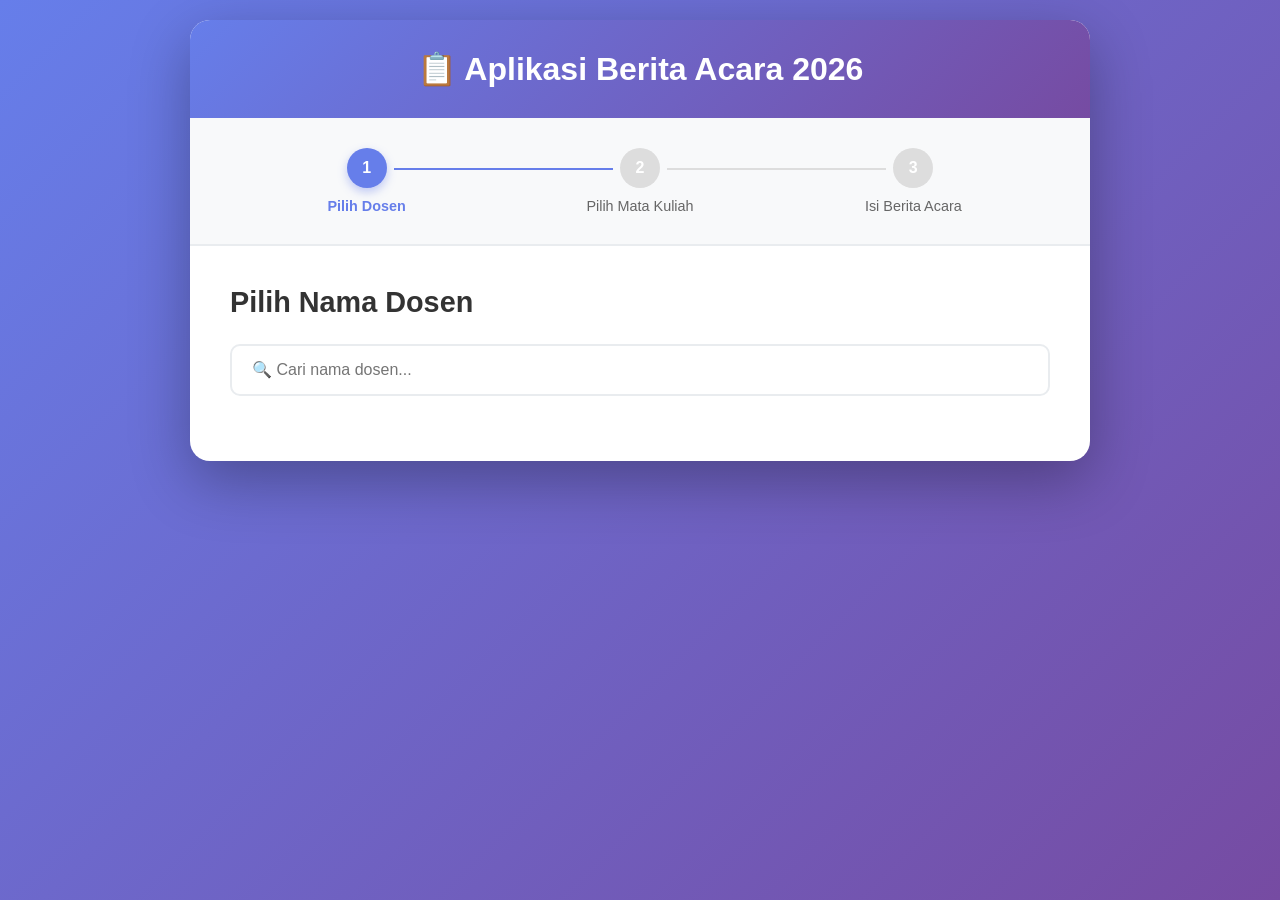
<file: index.html>
<!DOCTYPE html>
<html lang="id">
<head>
    <meta charset="UTF-8">
    <meta name="viewport" content="width=device-width, initial-scale=1.0">
    <title>Aplikasi Berita Acara 2026</title>
    <link rel="stylesheet" href="style.css">
</head>
<body>
    <div class="container">
        <!-- Header -->
        <header>
            <h1>📋 Aplikasi Berita Acara 2026</h1>
        </header>

        <!-- Step Indicator -->
        <div class="step-indicator">
            <div class="step active" id="step1-indicator">
                <span class="step-number">1</span>
                <span class="step-label">Pilih Dosen</span>
            </div>
            <div class="step" id="step2-indicator">
                <span class="step-number">2</span>
                <span class="step-label">Pilih Mata Kuliah</span>
            </div>
            <div class="step" id="step3-indicator">
                <span class="step-number">3</span>
                <span class="step-label">Isi Berita Acara</span>
            </div>
        </div>

        <!-- Step 1: Pilih Dosen -->
        <div class="step-container active" id="step1">
            <h2>Pilih Nama Dosen</h2>
            <div class="search-box">
                <input type="text" id="searchDosen" placeholder="🔍 Cari nama dosen..." autocomplete="off">
            </div>
            <div class="loading" id="loading1" style="display: none;">Memuat data dosen...</div>
            <div class="dosen-list" id="dosenList"></div>
        </div>

        <!-- Step 2: Pilih Mata Kuliah -->
        <div class="step-container" id="step2" style="display: none;">
            <h2>Pilih Mata Kuliah - Kelas</h2>
            <div class="selected-dosen">
                <span>Dosen: <strong id="selectedDosenName"></strong></span>
                <button class="btn-back" onclick="goToStep1()">← Kembali</button>
            </div>
            <div class="loading" id="loading2" style="display: none;">📚 Memuat data Matakuliah - Kelas...</div>
            <div class="jadwal-list" id="jadwalList"></div>
        </div>

        <!-- Step 3: Form Berita Acara -->
        <div class="step-container" id="step3" style="display: none;">
            <h2>Form Berita Acara</h2>
            <div class="selected-info">
                <div class="info-item">
                    <span class="label">Dosen:</span>
                    <span id="formDosenName"></span>
                </div>
                <div class="info-item">
                    <span class="label">Mata Kuliah:</span>
                    <span id="formMatakuliah"></span>
                </div>
                <button class="btn-back" onclick="goToStep2()">← Kembali</button>
            </div>

            <form id="beritaAcaraForm" onsubmit="submitForm(event)">
                <div class="form-group">
                    <label for="idDosen">ID Dosen *</label>
                    <input type="text" id="idDosen" required readonly>
                </div>

                <div class="form-group">
                    <label for="namaDosen">Nama Dosen *</label>
                    <input type="text" id="namaDosen" required readonly>
                </div>

                <div class="form-group">
                    <label for="mataKuliah">Mata Kuliah *</label>
                    <input type="text" id="mataKuliah" required readonly>
                </div>

                <div class="form-group">
                    <label for="pertemuanKe">Pertemuan Ke *</label>
                    <div class="loading" id="loadingPertemuan" style="display: none;">🔍 Mencari pertemuan sebelumnya...</div>
                    <div class="card-selection" id="pertemuanContainer" style="display: none;">
                        <div class="card-grid" id="pertemuanCards">
                            <!-- Cards akan di-generate oleh JavaScript -->
                        </div>
                        <input type="hidden" id="pertemuanKe" required>
                    </div>
                    <div id="pertemuanStatus" class="status-message" style="display: none;"></div>
                </div>

                <div class="form-group">
                    <label for="tanggal">Tanggal *</label>
                    <input type="date" id="tanggal" required>
                </div>

                <div class="form-group">
                    <label for="keterangan">Keterangan *</label>
                    <div class="card-selection">
                        <div class="card-grid">
                            <div class="selection-card" data-value="Offline" onclick="selectKeterangan('Offline')">
                                <div class="card-content">
                                    <div class="card-icon">📱</div>
                                    <div class="card-label">Offline</div>
                                </div>
                            </div>
                            <div class="selection-card" data-value="Online" onclick="selectKeterangan('Online')">
                                <div class="card-content">
                                    <div class="card-icon">💻</div>
                                    <div class="card-label">Online</div>
                                </div>
                            </div>
                        </div>
                        <input type="hidden" id="keterangan" required>
                    </div>
                </div>

                <div class="form-group">
                    <label for="lamaPerkuliahan">Lama Perkuliahan *</label>
                    <input type="text" id="lamaPerkuliahan" placeholder="Contoh: 1 Jam 30 Menit" required>
                </div>

                <div class="form-group">
                    <label for="materi">Materi yang Diberikan *</label>
                    <textarea id="materi" rows="5" required></textarea>
                </div>

                <div class="form-actions">
                    <button type="button" class="btn-secondary" onclick="goToStep2()">Batal</button>
                    <button type="submit" class="btn-primary" id="submitBtn">Kirim Data</button>
                </div>
            </form>

            <div class="loading" id="loading3" style="display: none;">Mengirim data...</div>
            <div id="successMessage" class="success-message" style="display: none;"></div>
            <div id="errorMessage" class="error-message" style="display: none;"></div>
        </div>
    </div>

    <script src="app.js"></script>
</body>
</html>
</file>
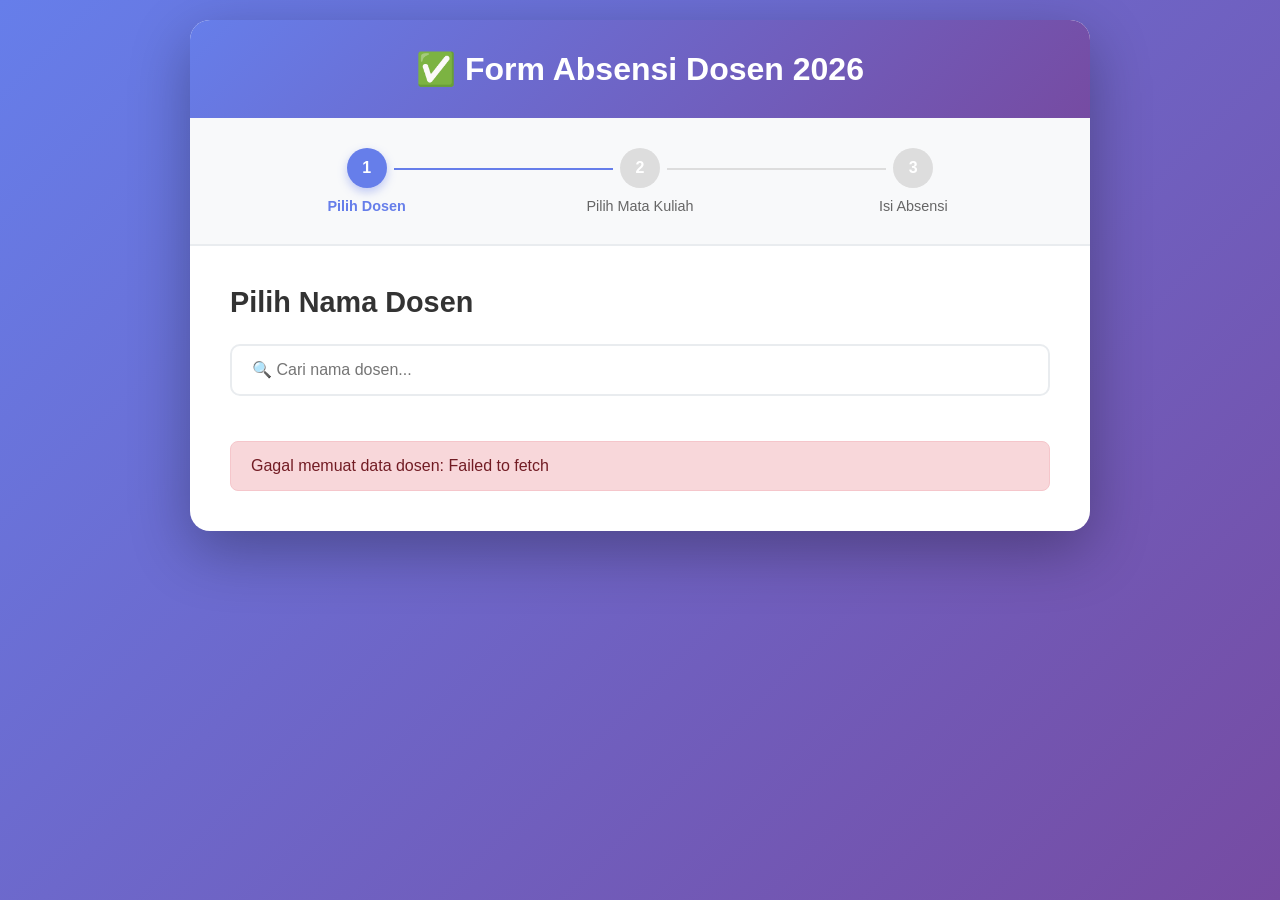
<file: absensi.html>
<!DOCTYPE html>
<html lang="id">

<head>
    <meta charset="UTF-8">
    <meta name="viewport" content="width=device-width, initial-scale=1.0">
    <title>Form Absensi Dosen 2026</title>
    <link rel="stylesheet" href="style.css">
    <style>
        /* Additional styles specific to Absensi form */
        .summary-section {
            background: linear-gradient(135deg, #667eea 0%, #764ba2 100%);
            border-radius: 15px;
            padding: 1.5rem;
            margin-top: 2rem;
            color: white;
        }

        .summary-title {
            font-size: 1.3rem;
            font-weight: 700;
            margin-bottom: 1rem;
            text-align: center;
        }

        .summary-grid {
            display: grid;
            grid-template-columns: repeat(auto-fit, minmax(200px, 1fr));
            gap: 1rem;
        }

        .summary-item {
            background: rgba(255, 255, 255, 0.1);
            padding: 1rem;
            border-radius: 10px;
            backdrop-filter: blur(10px);
        }

        .summary-item-label {
            font-size: 0.9rem;
            opacity: 0.9;
            margin-bottom: 0.3rem;
        }

        .summary-item-value {
            font-size: 1.2rem;
            font-weight: 700;
        }
    </style>
</head>

<body>
    <div class="container">
        <!-- Header -->
        <header>
            <h1>✅ Form Absensi Dosen 2026</h1>
        </header>

        <!-- Step Indicator -->
        <div class="step-indicator">
            <div class="step active" id="step1-indicator">
                <span class="step-number">1</span>
                <span class="step-label">Pilih Dosen</span>
            </div>
            <div class="step" id="step2-indicator">
                <span class="step-number">2</span>
                <span class="step-label">Pilih Mata Kuliah</span>
            </div>
            <div class="step" id="step3-indicator">
                <span class="step-number">3</span>
                <span class="step-label">Isi Absensi</span>
            </div>
        </div>

        <!-- Step 1: Pilih Dosen -->
        <div class="step-container active" id="step1">
            <h2>Pilih Nama Dosen</h2>
            <div class="search-box">
                <input type="text" id="searchDosen" placeholder="🔍 Cari nama dosen..." autocomplete="off">
            </div>
            <div class="loading" id="loading1" style="display: none;">Memuat data dosen...</div>
            <div class="dosen-list" id="dosenList"></div>
        </div>

        <!-- Step 2: Pilih Mata Kuliah -->
        <div class="step-container" id="step2" style="display: none;">
            <h2>Pilih Mata Kuliah - Kelas</h2>
            <div class="selected-dosen">
                <span>Dosen: <strong id="selectedDosenName"></strong></span>
                <button class="btn-back" onclick="goToStep1()">← Kembali</button>
            </div>
            <div class="loading" id="loading2" style="display: none;">📚 Memuat data Matakuliah - Kelas...</div>
            <div class="jadwal-list" id="jadwalList"></div>
        </div>

        <!-- Step 3: Form Absensi -->
        <div class="step-container" id="step3" style="display: none;">
            <h2>Form Absensi</h2>
            <div class="selected-info">
                <div class="info-item">
                    <span class="label">Dosen:</span>
                    <span id="formDosenName"></span>
                </div>
                <div class="info-item">
                    <span class="label">Mata Kuliah:</span>
                    <span id="formMatakuliah"></span>
                </div>
                <button class="btn-back" onclick="goToStep2()">← Kembali</button>
            </div>

            <form id="absensiForm" onsubmit="submitForm(event)">
                <!-- No (Auto-generated) -->
                <input type="hidden" id="no">

                <!-- Nama Dosen (Auto-filled, readonly) -->
                <div class="form-group">
                    <label for="namaDosen">Nama Dosen *</label>
                    <input type="text" id="namaDosen" required readonly>
                </div>

                <!-- Matakuliah-Kelas (Auto-filled, readonly) -->
                <div class="form-group">
                    <label for="matakuliahKelas">Matakuliah - Kelas *</label>
                    <input type="text" id="matakuliahKelas" required readonly>
                </div>

                <!-- Pertemuan -->
                <div class="form-group">
                    <label>Pertemuan Ke *</label>
                    <div class="loading" id="loadingPertemuan" style="display: none;">🔍 Mencari pertemuan sebelumnya...
                    </div>
                    <div class="card-selection" id="pertemuanContainer" style="display: none;">
                        <div class="card-grid" id="pertemuanCards">
                            <!-- Cards akan di-generate oleh JavaScript -->
                        </div>
                        <input type="hidden" id="pertemuan" required>
                    </div>
                    <div id="pertemuanStatus" class="status-message" style="display: none;"></div>
                </div>

                <!-- Status Kehadiran -->
                <div class="form-group">
                    <label>Status Kehadiran *</label>
                    <div class="card-selection">
                        <div class="card-grid">
                            <div class="selection-card" data-value="Offline" onclick="selectStatus('Offline')">
                                <div class="card-content">
                                    <div class="card-icon">📱</div>
                                    <div class="card-label">Offline</div>
                                </div>
                            </div>
                            <div class="selection-card" data-value="Online" onclick="selectStatus('Online')">
                                <div class="card-content">
                                    <div class="card-icon">💻</div>
                                    <div class="card-label">Online</div>
                                </div>
                            </div>
                        </div>
                        <input type="hidden" id="status" required>
                    </div>
                </div>

                <!-- Tanggal -->
                <div class="form-group">
                    <label for="tanggal">Tanggal *</label>
                    <input type="date" id="tanggal" required>
                </div>

                <!-- Jam Perkuliahan -->
                <div class="form-group">
                    <label>Jam Perkuliahan *</label>
                    <div class="card-selection">
                        <div class="card-grid" id="jamCards">
                            <div class="selection-card" data-value="07:30" onclick="selectJam('07:30')">
                                <div class="card-content">
                                    <div class="card-icon">🌅</div>
                                    <div class="card-label">07:30</div>
                                </div>
                            </div>
                            <div class="selection-card" data-value="10:30" onclick="selectJam('10:30')">
                                <div class="card-content">
                                    <div class="card-icon">☀️</div>
                                    <div class="card-label">10:30</div>
                                </div>
                            </div>
                            <div class="selection-card" data-value="13:30" onclick="selectJam('13:30')">
                                <div class="card-content">
                                    <div class="card-icon">🌤️</div>
                                    <div class="card-label">13:30</div>
                                </div>
                            </div>
                            <div class="selection-card" data-value="16:30" onclick="selectJam('16:30')">
                                <div class="card-content">
                                    <div class="card-icon">🌆</div>
                                    <div class="card-label">16:30</div>
                                </div>
                            </div>
                        </div>
                        <input type="hidden" id="jamMulai" required>
                    </div>
                </div>

                <!-- Summary Section -->
                <div class="summary-section" id="summarySection" style="display: none;">
                    <div class="summary-title">📊 Ringkasan Absensi</div>
                    <div class="summary-grid">
                        <div class="summary-item">
                            <div class="summary-item-label">Dosen</div>
                            <div class="summary-item-value" id="summaryDosen">-</div>
                        </div>
                        <div class="summary-item">
                            <div class="summary-item-label">Mata Kuliah</div>
                            <div class="summary-item-value" id="summaryMatkul">-</div>
                        </div>
                        <div class="summary-item">
                            <div class="summary-item-label">Pertemuan</div>
                            <div class="summary-item-value" id="summaryPertemuan">-</div>
                        </div>
                        <div class="summary-item">
                            <div class="summary-item-label">Status</div>
                            <div class="summary-item-value" id="summaryStatus">-</div>
                        </div>
                        <div class="summary-item">
                            <div class="summary-item-label">Tanggal</div>
                            <div class="summary-item-value" id="summaryTanggal">-</div>
                        </div>
                        <div class="summary-item">
                            <div class="summary-item-label">Jam</div>
                            <div class="summary-item-value" id="summaryJam">-</div>
                        </div>
                    </div>
                </div>

                <!-- Form Actions -->
                <div class="form-actions">
                    <button type="button" class="btn-secondary" onclick="goToStep2()">Batal</button>
                    <button type="submit" class="btn-primary" id="submitBtn">Kirim Absensi</button>
                </div>
            </form>

            <div class="loading" id="loading3" style="display: none;">Mengirim data absensi...</div>
            <div id="successMessage" class="success-message" style="display: none;"></div>
            <div id="errorMessage" class="error-message" style="display: none;"></div>
        </div>
    </div>

    <script src="absensi.js"></script>
</body>

</html>
</file>
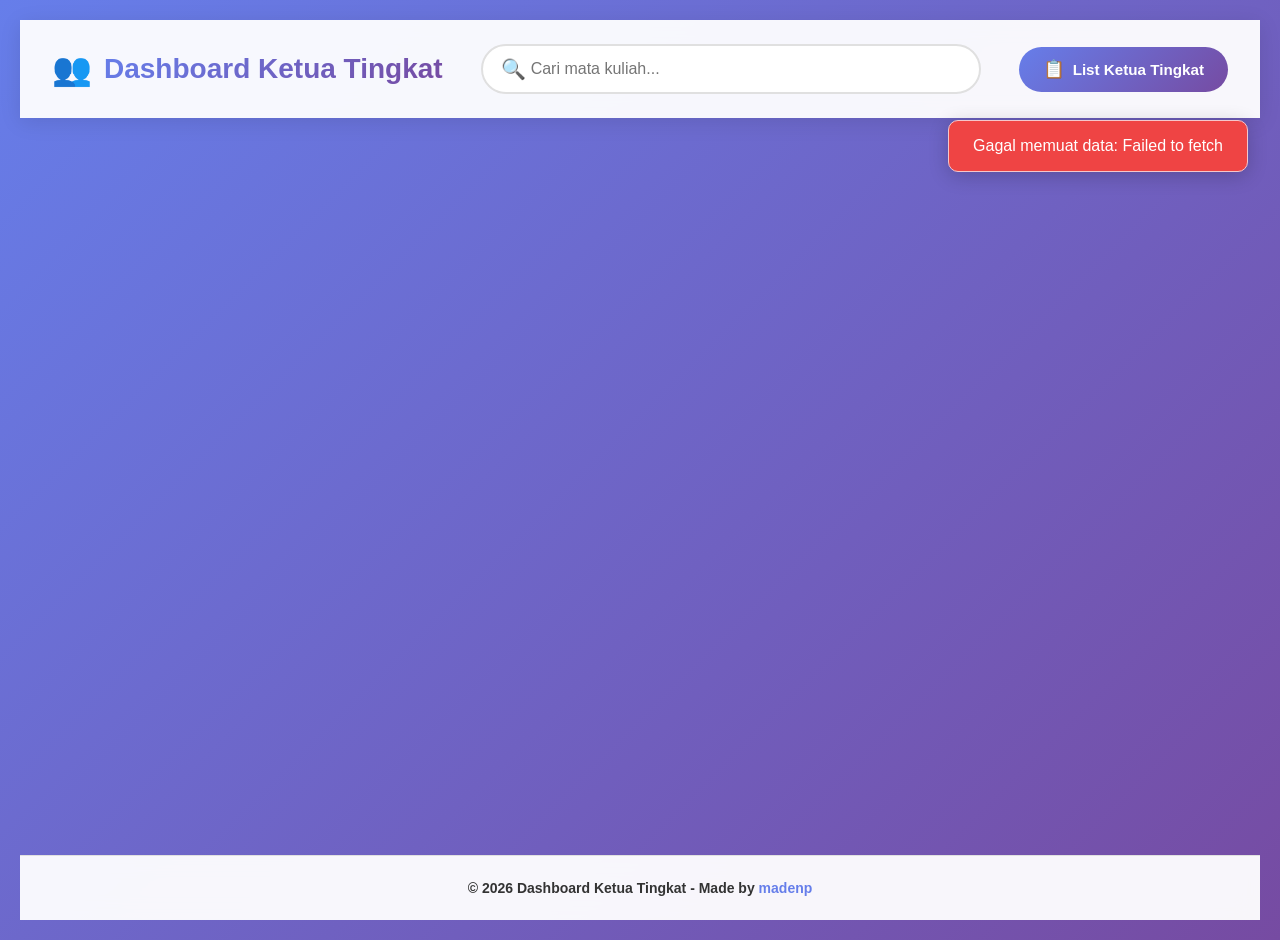
<file: keting.html>
<!DOCTYPE html>
<html lang="id">

<head>
    <meta charset="UTF-8">
    <meta name="viewport" content="width=device-width, initial-scale=1.0">
    <title>Dashboard Ketua Tingkat 2026</title>
    <link rel="stylesheet" href="style.css">
    <style>
        /* Reset and Base Styles */
        * {
            margin: 0;
            padding: 0;
            box-sizing: border-box;
        }

        body {
            font-family: 'Segoe UI', Tahoma, Geneva, Verdana, sans-serif;
            background: linear-gradient(135deg, #667eea 0%, #764ba2 100%);
            min-height: 100vh;
            overflow-x: hidden;
        }

        /* Dashboard Container - Fullscreen */
        .dashboard-container {
            min-height: 100vh;
            display: flex;
            flex-direction: column;
            padding: 0;
            margin: 0;
        }

        /* Dashboard Header */
        .dashboard-header {
            background: rgba(255, 255, 255, 0.95);
            backdrop-filter: blur(10px);
            box-shadow: 0 4px 20px rgba(0, 0, 0, 0.1);
            padding: 1.5rem 2rem;
            z-index: 100;
        }

        .header-content {
            max-width: 1400px;
            margin: 0 auto;
            display: flex;
            flex-direction: column;
            gap: 1rem;
        }

        .header-top {
            display: flex;
            justify-content: space-between;
            align-items: center;
            flex-wrap: wrap;
            gap: 1rem;
        }

        .header-title {
            display: flex;
            align-items: center;
            gap: 0.75rem;
        }

        .header-title h1 {
            font-size: 1.75rem;
            background: linear-gradient(135deg, #667eea 0%, #764ba2 100%);
            -webkit-background-clip: text;
            -webkit-text-fill-color: transparent;
            background-clip: text;
            font-weight: 800;
        }

        .header-icon {
            font-size: 2rem;
        }

        /* Search Bar */
        .search-container {
            position: relative;
            flex: 1;
            max-width: 500px;
        }

        .search-input {
            width: 100%;
            padding: 0.875rem 1.25rem 0.875rem 3rem;
            border: 2px solid #e0e0e0;
            border-radius: 50px;
            font-size: 1rem;
            transition: all 0.3s ease;
            background: white;
        }

        .search-input:focus {
            outline: none;
            border-color: #667eea;
            box-shadow: 0 0 0 4px rgba(102, 126, 234, 0.1);
        }

        .search-icon {
            position: absolute;
            left: 1.25rem;
            top: 50%;
            transform: translateY(-50%);
            font-size: 1.25rem;
            color: #999;
        }

        /* Statistics Cards */
        .stats-container {
            display: grid;
            grid-template-columns: repeat(auto-fit, minmax(180px, 1fr));
            gap: 1rem;
            margin-top: 1rem;
        }

        .stat-card {
            background: linear-gradient(135deg, #667eea 0%, #764ba2 100%);
            border-radius: 15px;
            padding: 1.25rem;
            color: white;
            text-align: center;
            box-shadow: 0 4px 15px rgba(102, 126, 234, 0.3);
            transition: transform 0.3s ease;
        }

        .stat-card:hover {
            transform: translateY(-3px);
        }

        .stat-number {
            font-size: 2.25rem;
            font-weight: 800;
            margin-bottom: 0.25rem;
        }

        .stat-label {
            font-size: 0.875rem;
            opacity: 0.95;
            font-weight: 500;
        }

        /* Main Content Area */
        .dashboard-content {
            flex: 1;
            padding: 2rem;
            max-width: 1400px;
            margin: 0 auto;
            width: 100%;
        }

        /* Section Headers */
        .section-header {
            background: rgba(255, 255, 255, 0.95);
            backdrop-filter: blur(10px);
            border-radius: 15px;
            padding: 1.25rem 1.75rem;
            margin-bottom: 1.5rem;
            box-shadow: 0 4px 15px rgba(0, 0, 0, 0.1);
        }

        .section-title {
            font-size: 1.35rem;
            font-weight: 700;
            margin: 0;
            display: flex;
            align-items: center;
            gap: 0.5rem;
            background: linear-gradient(135deg, #667eea 0%, #764ba2 100%);
            -webkit-background-clip: text;
            -webkit-text-fill-color: transparent;
            background-clip: text;
        }

        .section-subtitle {
            font-size: 0.875rem;
            color: #666;
            margin-top: 0.5rem;
        }

        /* Grid Layout */
        .keting-grid {
            display: grid;
            grid-template-columns: repeat(auto-fill, minmax(280px, 1fr));
            gap: 1.25rem;
            margin-bottom: 2rem;
        }

        /* Card Styles */
        .keting-card {
            background: rgba(255, 255, 255, 0.95);
            backdrop-filter: blur(10px);
            border-radius: 15px;
            padding: 1.5rem;
            box-shadow: 0 4px 15px rgba(0, 0, 0, 0.1);
            transition: all 0.3s ease;
            position: relative;
            overflow: hidden;
            border: 2px solid transparent;
        }

        .keting-card:hover {
            transform: translateY(-5px);
            box-shadow: 0 8px 25px rgba(0, 0, 0, 0.15);
        }

        .keting-card.locked {
            background: linear-gradient(135deg, #f5f7fa 0%, #e8eaf0 100%);
            cursor: not-allowed;
        }

        .keting-card.locked:hover {
            transform: none;
        }

        .keting-card.available {
            cursor: pointer;
        }

        .keting-card.available:hover {
            border-color: #667eea;
            background: rgba(255, 255, 255, 1);
        }

        .lock-icon {
            position: absolute;
            top: 1rem;
            right: 1rem;
            font-size: 1.5rem;
            opacity: 0.5;
        }

        .matkul-name {
            font-size: 1.05rem;
            font-weight: 700;
            color: #333;
            margin-bottom: 1rem;
            padding-right: 2.5rem;
            line-height: 1.4;
        }

        .keting-info {
            display: flex;
            flex-direction: column;
            gap: 0.5rem;
        }

        .info-row {
            display: flex;
            align-items: center;
            gap: 0.5rem;
            font-size: 0.875rem;
        }

        .info-label {
            font-weight: 600;
            color: #666;
            min-width: 70px;
        }

        .info-value {
            color: #333;
            flex: 1;
        }

        /* Empty State */
        .empty-state {
            text-align: center;
            padding: 4rem 2rem;
            color: white;
        }

        .empty-state-icon {
            font-size: 4rem;
            margin-bottom: 1rem;
            opacity: 0.8;
        }

        .empty-state p {
            font-size: 1.125rem;
            opacity: 0.9;
        }

        /* Loading */
        .loading {
            text-align: center;
            padding: 3rem;
            color: #333;
            font-size: 1.125rem;
            font-weight: 600;
        }

        /* Messages */
        .success-message,
        .error-message {
            position: fixed;
            top: 100px;
            right: 2rem;
            padding: 1rem 1.5rem;
            border-radius: 10px;
            box-shadow: 0 4px 20px rgba(0, 0, 0, 0.2);
            z-index: 1000;
            animation: slideInRight 0.3s ease;
            max-width: 400px;
        }

        .success-message {
            background: #10b981;
            color: white;
        }

        .error-message {
            background: #ef4444;
            color: white;
        }

        @keyframes slideInRight {
            from {
                transform: translateX(100%);
                opacity: 0;
            }

            to {
                transform: translateX(0);
                opacity: 1;
            }
        }

        /* Modal Styles */
        .modal {
            display: none;
            position: fixed;
            z-index: 1000;
            left: 0;
            top: 0;
            width: 100%;
            height: 100%;
            background-color: rgba(0, 0, 0, 0.6);
            animation: fadeIn 0.3s ease;
        }

        .modal.active {
            display: flex;
            align-items: center;
            justify-content: center;
            padding: 1rem;
        }

        .modal-content {
            background: white;
            border-radius: 20px;
            padding: 2rem;
            max-width: 500px;
            width: 100%;
            max-height: 90vh;
            overflow-y: auto;
            animation: slideUp 0.3s ease;
            position: relative;
        }

        .modal-header {
            margin-bottom: 1.5rem;
        }

        .modal-title {
            font-size: 1.5rem;
            font-weight: 700;
            color: #333;
            margin-bottom: 0.5rem;
        }

        .modal-subtitle {
            font-size: 0.9rem;
            color: #666;
        }

        .modal-close {
            position: absolute;
            top: 1rem;
            right: 1rem;
            font-size: 1.5rem;
            cursor: pointer;
            color: #666;
            background: none;
            border: none;
            padding: 0.5rem;
            line-height: 1;
            transition: color 0.3s ease;
        }

        .modal-close:hover {
            color: #333;
        }

        /* Form Styles */
        .form-group {
            margin-bottom: 1.25rem;
        }

        .form-group label {
            display: block;
            margin-bottom: 0.5rem;
            font-weight: 600;
            color: #333;
        }

        .form-group input {
            width: 100%;
            padding: 0.875rem 1rem;
            border: 2px solid #e0e0e0;
            border-radius: 10px;
            font-size: 1rem;
            transition: all 0.3s ease;
        }

        .form-group input:focus {
            outline: none;
            border-color: #667eea;
            box-shadow: 0 0 0 4px rgba(102, 126, 234, 0.1);
        }

        .form-actions {
            display: flex;
            gap: 1rem;
            margin-top: 1.5rem;
        }

        .btn-primary,
        .btn-secondary {
            flex: 1;
            padding: 0.875rem 1.5rem;
            border: none;
            border-radius: 10px;
            font-size: 1rem;
            font-weight: 600;
            cursor: pointer;
            transition: all 0.3s ease;
        }

        .btn-primary {
            background: linear-gradient(135deg, #667eea 0%, #764ba2 100%);
            color: white;
        }

        .btn-primary:hover {
            transform: translateY(-2px);
            box-shadow: 0 4px 15px rgba(102, 126, 234, 0.4);
        }

        .btn-secondary {
            background: #e0e0e0;
            color: #333;
        }

        .btn-secondary:hover {
            background: #d0d0d0;
        }

        @keyframes fadeIn {
            from {
                opacity: 0;
            }

            to {
                opacity: 1;
            }
        }

        @keyframes slideUp {
            from {
                transform: translateY(50px);
                opacity: 0;
            }

            to {
                transform: translateY(0);
                opacity: 1;
            }
        }

        /* Responsive Mobile Styles */
        @media (max-width: 768px) {
            .dashboard-header {
                padding: 1rem 1.25rem;
            }

            .header-title h1 {
                font-size: 1.35rem;
            }

            .header-icon {
                font-size: 1.5rem;
            }

            .search-container {
                max-width: 100%;
            }

            .stats-container {
                grid-template-columns: repeat(auto-fit, minmax(140px, 1fr));
                gap: 0.75rem;
            }

            .stat-number {
                font-size: 1.75rem;
            }

            .stat-label {
                font-size: 0.75rem;
            }

            .dashboard-content {
                padding: 1.25rem;
            }

            .keting-grid {
                grid-template-columns: 1fr;
                gap: 1rem;
            }

            .section-header {
                padding: 1rem 1.25rem;
            }

            .section-title {
                font-size: 1.15rem;
            }

            .modal-content {
                padding: 1.5rem;
            }

            .success-message,
            .error-message {
                right: 1rem;
                left: 1rem;
                max-width: none;
            }

            /* Additional tablet improvements */
            .header-title h1 {
                font-size: 1.25rem;
            }

            .search-input {
                font-size: 0.9rem;
            }

            .keting-card {
                padding: 1.25rem;
            }

            .matkul-name {
                font-size: 1rem;
            }

            .info-message {
                padding: 0.875rem 1rem;
            }

            .info-message-text {
                font-size: 0.85rem;
            }
        }

        @media (max-width: 480px) {

            /* Header improvements */
            .dashboard-header {
                padding: 0.875rem;
            }

            .header-top {
                flex-direction: column;
                align-items: stretch;
                gap: 0.75rem;
            }

            .header-title {
                justify-content: center;
            }

            .header-title h1 {
                font-size: 1.1rem;
            }

            .header-icon {
                font-size: 1.25rem;
            }

            /* Search bar */
            .search-input {
                padding: 0.75rem 1rem 0.75rem 2.75rem;
                font-size: 0.875rem;
            }

            .search-icon {
                left: 1rem;
            }

            /* List button - icon only */
            .btn-list-keting span:not(.btn-icon) {
                display: none;
            }

            .btn-list-keting {
                padding: 0.625rem 0.875rem;
                align-self: center;
            }

            /* Stats */
            .stats-container {
                grid-template-columns: repeat(3, 1fr);
                gap: 0.5rem;
            }

            .stat-card {
                padding: 0.625rem 0.5rem;
            }

            .stat-number {
                font-size: 1.35rem;
                margin-bottom: 0.125rem;
            }

            .stat-label {
                font-size: 0.625rem;
                line-height: 1.2;
            }

            /* Content */
            .dashboard-content {
                padding: 0.875rem;
            }

            /* Section headers */
            .section-header {
                padding: 0.875rem;
            }

            .section-title {
                font-size: 1rem;
            }

            .section-subtitle {
                font-size: 0.75rem;
            }

            /* Cards */
            .keting-card {
                padding: 1rem;
            }

            .matkul-name {
                font-size: 0.95rem;
                padding-right: 2rem;
            }

            .info-row {
                font-size: 0.8rem;
            }

            .info-label {
                min-width: 60px;
            }

            /* Forms */
            .form-actions {
                flex-direction: column;
                gap: 0.75rem;
            }

            .btn-primary,
            .btn-secondary {
                width: 100%;
                padding: 0.75rem;
            }

            .form-group input {
                padding: 0.75rem 0.875rem;
                font-size: 0.9rem;
            }

            /* Tabs */
            .tab-button {
                padding: 0.625rem 0.375rem;
                font-size: 0.8rem;
            }

            /* Modals */
            .modal-content,
            .ketua-list-content,
            .confirmation-box {
                padding: 1.25rem;
                margin: 0.25rem;
            }

            .modal-title,
            .ketua-list-title,
            .confirmation-title {
                font-size: 1.1rem;
            }

            .confirmation-message {
                font-size: 0.9rem;
            }

            /* Existing ketua items */
            .existing-ketua-item {
                padding: 0.875rem;
            }

            .existing-ketua-name {
                font-size: 0.95rem;
            }

            .ketua-item-header {
                padding: 1rem;
            }

            .ketua-item-details {
                flex-direction: column;
                gap: 0.5rem;
                font-size: 0.8rem;
            }

            /* Info message */
            .info-message {
                padding: 0.75rem 0.875rem;
            }

            .info-message-text {
                font-size: 0.8rem;
            }

            /* Footer */
            .dashboard-footer {
                padding: 0.875rem;
            }

            .footer-content {
                font-size: 0.7rem;
            }

            /* Messages */
            .success-message,
            .error-message {
                font-size: 0.875rem;
                padding: 0.875rem 1rem;
                top: 80px;
            }

            /* Empty state */
            .empty-state {
                padding: 2rem 1rem;
            }

            .empty-state p {
                font-size: 0.95rem;
            }
        }

        /* Extra small devices */
        @media (max-width: 360px) {
            .header-title h1 {
                font-size: 1rem;
            }

            .stat-card {
                padding: 0.5rem 0.375rem;
            }

            .stat-number {
                font-size: 1.25rem;
            }

            .stat-label {
                font-size: 0.575rem;
            }

            .section-title {
                font-size: 0.95rem;
            }

            .matkul-name {
                font-size: 0.9rem;
            }
        }

        /* Scroll to Top Button */
        .scroll-to-top {
            position: fixed;
            bottom: 2rem;
            right: 2rem;
            width: 50px;
            height: 50px;
            background: linear-gradient(135deg, #667eea 0%, #764ba2 100%);
            color: white;
            border: none;
            border-radius: 50%;
            font-size: 1.5rem;
            cursor: pointer;
            box-shadow: 0 4px 20px rgba(102, 126, 234, 0.4);
            z-index: 1000;
            opacity: 0;
            visibility: hidden;
            transition: all 0.3s ease;
            display: flex;
            align-items: center;
            justify-content: center;
        }

        .scroll-to-top.visible {
            opacity: 1;
            visibility: visible;
        }

        .scroll-to-top:hover {
            transform: translateY(-5px);
            box-shadow: 0 6px 25px rgba(102, 126, 234, 0.5);
        }

        .scroll-to-top:active {
            transform: translateY(-2px);
        }

        @media (max-width: 768px) {
            .scroll-to-top {
                width: 45px;
                height: 45px;
                font-size: 1.35rem;
                bottom: 1.5rem;
                right: 1.5rem;
            }
        }

        @media (max-width: 480px) {
            .scroll-to-top {
                width: 40px;
                height: 40px;
                font-size: 1.25rem;
                bottom: 1rem;
                right: 1rem;
            }
        }

        /* Tab Styles */
        .tab-container {
            display: flex;
            gap: 0.5rem;
            margin-bottom: 1.5rem;
            border-bottom: 2px solid #e0e0e0;
        }

        .tab-button {
            flex: 1;
            padding: 0.875rem 1rem;
            background: none;
            border: none;
            border-bottom: 3px solid transparent;
            cursor: pointer;
            font-size: 0.95rem;
            font-weight: 600;
            color: #666;
            transition: all 0.3s ease;
            display: flex;
            align-items: center;
            justify-content: center;
            gap: 0.5rem;
        }

        .tab-button:hover {
            color: #667eea;
            background: rgba(102, 126, 234, 0.05);
        }

        .tab-button.active {
            color: #667eea;
            border-bottom-color: #667eea;
        }

        .tab-icon {
            font-size: 1.1rem;
        }

        .tab-content {
            display: none;
        }

        .tab-content.active {
            display: block;
        }

        /* Existing Ketua Styles */
        .existing-ketua-info {
            background: #f0f9ff;
            border-left: 4px solid #667eea;
            padding: 0.875rem 1rem;
            border-radius: 8px;
            margin-bottom: 1rem;
        }

        .existing-ketua-info p {
            margin: 0;
            color: #334155;
            font-size: 0.875rem;
        }

        .search-existing {
            margin-bottom: 1rem;
        }

        .search-existing-input {
            width: 100%;
            padding: 0.75rem 1rem;
            border: 2px solid #e0e0e0;
            border-radius: 10px;
            font-size: 0.95rem;
            transition: all 0.3s ease;
        }

        .search-existing-input:focus {
            outline: none;
            border-color: #667eea;
            box-shadow: 0 0 0 4px rgba(102, 126, 234, 0.1);
        }

        .existing-ketua-list {
            max-height: 300px;
            overflow-y: auto;
            display: flex;
            flex-direction: column;
            gap: 0.75rem;
        }

        .existing-ketua-item {
            padding: 1rem;
            border: 2px solid #e0e0e0;
            border-radius: 10px;
            cursor: pointer;
            transition: all 0.3s ease;
            background: white;
        }

        .existing-ketua-item:hover {
            border-color: #667eea;
            background: rgba(102, 126, 234, 0.05);
            transform: translateX(5px);
        }

        .existing-ketua-name {
            font-weight: 700;
            color: #333;
            margin-bottom: 0.5rem;
            font-size: 1rem;
        }

        .existing-ketua-details {
            display: flex;
            flex-direction: column;
            gap: 0.25rem;
        }

        .existing-ketua-detail {
            font-size: 0.85rem;
            color: #666;
        }

        .existing-ketua-detail strong {
            color: #333;
            min-width: 80px;
            display: inline-block;
        }

        .existing-ketua-matkul {
            margin-top: 0.5rem;
            padding-top: 0.5rem;
            border-top: 1px solid #e0e0e0;
            font-size: 0.8rem;
            color: #667eea;
            font-weight: 600;
        }

        .no-existing-ketua {
            text-align: center;
            padding: 2rem;
            color: #666;
        }

        .no-existing-ketua p {
            margin-bottom: 1rem;
        }

        /* Scrollbar Styles */
        .existing-ketua-list::-webkit-scrollbar {
            width: 6px;
        }

        .existing-ketua-list::-webkit-scrollbar-track {
            background: #f1f1f1;
            border-radius: 10px;
        }

        .existing-ketua-list::-webkit-scrollbar-thumb {
            background: #667eea;
            border-radius: 10px;
        }

        .existing-ketua-list::-webkit-scrollbar-thumb:hover {
            background: #764ba2;
        }

        /* Confirmation Modal */
        .confirmation-overlay {
            display: none;
            position: fixed;
            top: 0;
            left: 0;
            right: 0;
            bottom: 0;
            background: rgba(0, 0, 0, 0.7);
            z-index: 2000;
            animation: fadeIn 0.3s ease;
        }

        .confirmation-overlay.active {
            display: flex;
            align-items: center;
            justify-content: center;
            padding: 1rem;
        }

        .confirmation-box {
            background: white;
            border-radius: 20px;
            padding: 2rem;
            max-width: 450px;
            width: 100%;
            box-shadow: 0 10px 40px rgba(0, 0, 0, 0.3);
            animation: slideUp 0.3s ease;
        }

        .confirmation-icon {
            font-size: 3rem;
            text-align: center;
            margin-bottom: 1rem;
        }

        .confirmation-title {
            font-size: 1.35rem;
            font-weight: 700;
            color: #333;
            text-align: center;
            margin-bottom: 1rem;
        }

        .confirmation-message {
            font-size: 1rem;
            color: #666;
            text-align: center;
            margin-bottom: 1.5rem;
            line-height: 1.6;
        }

        .confirmation-message strong {
            color: #667eea;
            font-weight: 700;
        }

        .confirmation-actions {
            display: flex;
            gap: 1rem;
        }

        .confirmation-actions button {
            flex: 1;
            padding: 0.875rem 1.5rem;
            border: none;
            border-radius: 10px;
            font-size: 1rem;
            font-weight: 600;
            cursor: pointer;
            transition: all 0.3s ease;
        }

        .btn-cancel {
            background: #e0e0e0;
            color: #333;
        }

        .btn-cancel:hover {
            background: #d0d0d0;
        }

        .btn-confirm {
            background: linear-gradient(135deg, #667eea 0%, #764ba2 100%);
            color: white;
        }

        .btn-confirm:hover {
            transform: translateY(-2px);
            box-shadow: 0 4px 15px rgba(102, 126, 234, 0.4);
        }

        .btn-confirm:disabled {
            opacity: 0.6;
            cursor: not-allowed;
            transform: none;
        }

        .confirmation-loading {
            display: none;
            text-align: center;
            margin-top: 1rem;
            color: #667eea;
            font-weight: 600;
        }

        .confirmation-loading.active {
            display: block;
        }

        .spinner {
            display: inline-block;
            width: 20px;
            height: 20px;
            border: 3px solid rgba(102, 126, 234, 0.3);
            border-top-color: #667eea;
            border-radius: 50%;
            animation: spin 0.8s linear infinite;
            margin-right: 0.5rem;
        }

        @keyframes spin {
            to {
                transform: rotate(360deg);
            }
        }

        /* List Ketua Tingkat Button */
        .btn-list-keting {
            padding: 0.75rem 1.5rem;
            background: linear-gradient(135deg, #667eea 0%, #764ba2 100%);
            color: white;
            border: none;
            border-radius: 50px;
            font-size: 0.95rem;
            font-weight: 600;
            cursor: pointer;
            display: flex;
            align-items: center;
            gap: 0.5rem;
            transition: all 0.3s ease;
            white-space: nowrap;
        }

        .btn-list-keting:hover {
            transform: translateY(-2px);
            box-shadow: 0 4px 15px rgba(102, 126, 234, 0.4);
        }

        .btn-icon {
            font-size: 1.1rem;
        }

        /* Ketua List Modal */
        .ketua-list-modal {
            display: none;
            position: fixed;
            z-index: 1500;
            left: 0;
            top: 0;
            width: 100%;
            height: 100%;
            background-color: rgba(0, 0, 0, 0.6);
            animation: fadeIn 0.3s ease;
        }

        .ketua-list-modal.active {
            display: flex;
            align-items: center;
            justify-content: center;
            padding: 1rem;
        }

        .ketua-list-content {
            background: white;
            border-radius: 20px;
            padding: 2rem;
            max-width: 700px;
            width: 100%;
            max-height: 85vh;
            overflow-y: auto;
            animation: slideUp 0.3s ease;
            position: relative;
        }

        .ketua-list-header {
            display: flex;
            align-items: center;
            justify-content: space-between;
            margin-bottom: 1.5rem;
            padding-bottom: 1rem;
            border-bottom: 2px solid #e0e0e0;
        }

        .ketua-list-title {
            font-size: 1.5rem;
            font-weight: 700;
            color: #333;
            display: flex;
            align-items: center;
            gap: 0.5rem;
        }

        .ketua-list-close {
            font-size: 1.5rem;
            cursor: pointer;
            color: #666;
            background: none;
            border: none;
            padding: 0.5rem;
            line-height: 1;
            transition: color 0.3s ease;
        }

        .ketua-list-close:hover {
            color: #333;
        }

        .ketua-list-items {
            display: flex;
            flex-direction: column;
            gap: 1rem;
        }

        .ketua-list-item {
            border: 2px solid #e0e0e0;
            border-radius: 15px;
            overflow: hidden;
            transition: all 0.3s ease;
        }

        .ketua-list-item:hover {
            border-color: #667eea;
            box-shadow: 0 4px 15px rgba(102, 126, 234, 0.1);
        }

        .ketua-item-header {
            padding: 1.25rem;
            background: linear-gradient(135deg, #f8f9fa 0%, #e9ecef 100%);
            cursor: pointer;
            display: flex;
            justify-content: space-between;
            align-items: center;
            transition: background 0.3s ease;
        }

        .ketua-item-header:hover {
            background: linear-gradient(135deg, #e9ecef 0%, #dee2e6 100%);
        }

        .ketua-item-info {
            flex: 1;
        }

        .ketua-item-name {
            font-size: 1.1rem;
            font-weight: 700;
            color: #333;
            margin-bottom: 0.5rem;
        }

        .ketua-item-details {
            display: flex;
            gap: 1.5rem;
            font-size: 0.875rem;
            color: #666;
        }

        .ketua-item-detail {
            display: flex;
            align-items: center;
            gap: 0.25rem;
        }

        .ketua-item-toggle {
            font-size: 1.5rem;
            color: #667eea;
            transition: transform 0.3s ease;
        }

        .ketua-item-toggle.expanded {
            transform: rotate(180deg);
        }

        .ketua-item-courses {
            max-height: 0;
            overflow: hidden;
            transition: max-height 0.3s ease;
        }

        .ketua-item-courses.expanded {
            max-height: 500px;
        }

        .courses-list {
            padding: 1rem 1.25rem;
            background: white;
        }

        .courses-title {
            font-size: 0.9rem;
            font-weight: 600;
            color: #667eea;
            margin-bottom: 0.75rem;
        }

        .course-item {
            padding: 0.75rem;
            background: #f8f9fa;
            border-radius: 8px;
            margin-bottom: 0.5rem;
            font-size: 0.9rem;
            color: #333;
            display: flex;
            align-items: center;
            gap: 0.5rem;
        }

        .course-item:last-child {
            margin-bottom: 0;
        }

        .course-icon {
            color: #667eea;
        }

        .ketua-list-empty {
            text-align: center;
            padding: 3rem;
            color: #666;
        }

        .ketua-list-empty-icon {
            font-size: 3rem;
            margin-bottom: 1rem;
            opacity: 0.5;
        }

        /* Responsive for List Button */
        @media (max-width: 768px) {
            .btn-list-keting {
                padding: 0.625rem 1.25rem;
                font-size: 0.875rem;
            }

            .ketua-list-content {
                padding: 1.5rem;
            }

            .ketua-item-details {
                flex-direction: column;
                gap: 0.5rem;
            }
        }

        @media (max-width: 480px) {
            .btn-list-keting span:not(.btn-icon) {
                display: none;
            }

            .btn-list-keting {
                padding: 0.75rem;
            }
        }

        /* Info Message Box */
        .info-message {
            background: linear-gradient(135deg, #e0f2fe 0%, #bae6fd 100%);
            border-left: 4px solid #0284c7;
            border-radius: 10px;
            padding: 1rem 1.25rem;
            margin-top: 1.5rem;
            box-shadow: 0 2px 8px rgba(2, 132, 199, 0.1);
        }

        .info-message-icon {
            font-size: 1.25rem;
            margin-bottom: 0.5rem;
        }

        .info-message-text {
            color: #075985;
            font-size: 0.9rem;
            line-height: 1.6;
            margin: 0;
        }

        .info-message-text strong {
            font-weight: 700;
            color: #0c4a6e;
        }

        /* Footer */
        .dashboard-footer {
            background: rgba(255, 255, 255, 0.95);
            backdrop-filter: blur(10px);
            padding: 1.5rem 2rem;
            text-align: center;
            border-top: 1px solid #e0e0e0;
            margin-top: auto;
        }

        .footer-content {
            max-width: 1400px;
            margin: 0 auto;
            color: #666;
            font-size: 0.875rem;
        }

        .footer-copyright {
            font-weight: 600;
            color: #333;
        }

        .footer-link {
            color: #667eea;
            text-decoration: none;
            font-weight: 600;
            transition: color 0.3s ease;
        }

        .footer-link:hover {
            color: #764ba2;
        }

        @media (max-width: 768px) {
            .info-message {
                padding: 0.875rem 1rem;
            }

            .info-message-text {
                font-size: 0.85rem;
            }

            .dashboard-footer {
                padding: 1.25rem 1.5rem;
            }

            .footer-content {
                font-size: 0.8rem;
            }
        }
    </style>
</head>

<body>
    <div class="dashboard-container">
        <!-- Dashboard Header -->
        <div class="dashboard-header">
            <div class="header-content">
                <div class="header-top">
                    <div class="header-title">
                        <span class="header-icon">👥</span>
                        <h1>Dashboard Ketua Tingkat</h1>
                    </div>

                    <!-- Search Bar -->
                    <div class="search-container">
                        <span class="search-icon">🔍</span>
                        <input type="text" id="searchInput" class="search-input" placeholder="Cari mata kuliah..."
                            autocomplete="off">
                    </div>

                    <!-- List Ketua Tingkat Button -->
                    <button class="btn-list-keting" onclick="showKetuaList()">
                        <span class="btn-icon">📋</span>
                        <span>List Ketua Tingkat</span>
                    </button>
                </div>

                <!-- Statistics -->
                <div class="stats-container" id="statsContainer" style="display: none;">
                    <div class="stat-card">
                        <div class="stat-number" id="statTotal">0</div>
                        <div class="stat-label">Total Mata Kuliah</div>
                    </div>
                    <div class="stat-card">
                        <div class="stat-number" id="statFilled">0</div>
                        <div class="stat-label">Sudah Ada Keting</div>
                    </div>
                    <div class="stat-card">
                        <div class="stat-number" id="statEmpty">0</div>
                        <div class="stat-label">Belum Ada Keting</div>
                    </div>
                </div>
            </div>
        </div>

        <!-- Main Content -->
        <div class="dashboard-content">
            <!-- Loading -->
            <div class="loading" id="mainLoading" style="display: none;">⏳ Memuat data...</div>

            <!-- Section: Belum Ada Ketua Tingkat -->
            <div id="emptySection" style="display: none;">
                <div class="section-header">
                    <h2 class="section-title">
                        <span>📝</span>
                        <span>Belum Ada Ketua Tingkat</span>
                    </h2>
                    <p class="section-subtitle">Klik card untuk mendaftar sebagai ketua tingkat</p>
                </div>
                <div class="keting-grid" id="emptyGrid"></div>
            </div>

            <!-- Section: Sudah Ada Ketua Tingkat -->
            <div id="filledSection" style="display: none;">
                <div class="section-header">
                    <h2 class="section-title">
                        <span>🔒</span>
                        <span>Sudah Ada Ketua Tingkat</span>
                    </h2>
                    <p class="section-subtitle">Mata kuliah yang sudah memiliki ketua tingkat</p>
                </div>
                <div class="keting-grid" id="filledGrid"></div>

                <!-- Info Message -->
                <div class="info-message">
                    <div class="info-message-icon">ℹ️</div>
                    <p class="info-message-text">
                        <strong>Informasi:</strong> Jika ada kekeliruan dalam data ketua tingkat,
                        silakan menghubungi <strong>Staff Jurusan Akuntansi</strong> untuk pembaruan data.
                    </p>
                </div>
            </div>

            <!-- Empty State -->
            <div class="empty-state" id="emptyState" style="display: none;">
                <div class="empty-state-icon">📚</div>
                <p>Tidak ada data mata kuliah ditemukan</p>
            </div>
        </div>

        <!-- Footer -->
        <div class="dashboard-footer">
            <div class="footer-content">
                <p class="footer-copyright">© 2026 Dashboard Ketua Tingkat - Made by <a href="#"
                        class="footer-link">madenp</a></p>
            </div>
        </div>

        <!-- Success/Error Messages -->
        <div id="successMessage" class="success-message" style="display: none;"></div>
        <div id="errorMessage" class="error-message" style="display: none;"></div>
    </div>

    <!-- Modal Form -->
    <div class="modal" id="ketingModal">
        <div class="modal-content">
            <button class="modal-close" onclick="closeModal()">×</button>
            <div class="modal-header">
                <h3 class="modal-title">Pilih Ketua Tingkat</h3>
                <p class="modal-subtitle" id="modalMatkul"></p>
            </div>

            <!-- Tab Selection -->
            <div class="tab-container">
                <button class="tab-button active" onclick="switchTab('existing')" id="tabExisting">
                    <span class="tab-icon">👤</span>
                    <span>Pilih yang Ada</span>
                </button>
                <button class="tab-button" onclick="switchTab('new')" id="tabNew">
                    <span class="tab-icon">➕</span>
                    <span>Daftar Baru</span>
                </button>
            </div>

            <!-- Tab Content: Existing Ketua -->
            <div class="tab-content active" id="contentExisting">
                <div class="existing-ketua-info">
                    <p>💡 Pilih ketua tingkat yang sudah pernah mendaftar di mata kuliah lain</p>
                </div>

                <div class="search-existing">
                    <input type="text" id="searchExistingKetua" placeholder="🔍 Cari nama ketua tingkat..."
                        class="search-existing-input">
                </div>

                <div class="existing-ketua-list" id="existingKetuaList">
                    <!-- Will be populated by JavaScript -->
                </div>

                <div class="no-existing-ketua" id="noExistingKetua" style="display: none;">
                    <p>Belum ada ketua tingkat yang terdaftar</p>
                    <button class="btn-primary" onclick="switchTab('new')">Daftar Baru</button>
                </div>
            </div>

            <!-- Tab Content: New Ketua -->
            <div class="tab-content" id="contentNew">
                <form id="ketingForm" onsubmit="submitKeting(event)">
                    <div class="form-group">
                        <label for="nama">Nama Lengkap *</label>
                        <input type="text" id="nama" required placeholder="Masukkan nama lengkap">
                    </div>

                    <div class="form-group">
                        <label for="nim">NIM *</label>
                        <input type="text" id="nim" required placeholder="Masukkan NIM">
                    </div>

                    <div class="form-group">
                        <label for="noWa">No WhatsApp *</label>
                        <input type="tel" id="noWa" required placeholder="Contoh: 08123456789">
                    </div>

                    <div class="form-actions">
                        <button type="button" class="btn-secondary" onclick="closeModal()">Batal</button>
                        <button type="submit" class="btn-primary" id="submitBtn">Daftar</button>
                    </div>
                </form>

                <div class="loading" id="formLoading" style="display: none;">Menyimpan data...</div>
            </div>
        </div>
    </div>

    <!-- Confirmation Modal -->
    <div class="confirmation-overlay" id="confirmationOverlay">
        <div class="confirmation-box">
            <div class="confirmation-icon">👤</div>
            <div class="confirmation-title">Pilih Ketua Tingkat</div>
            <div class="confirmation-message" id="confirmationMessage"></div>
            <div class="confirmation-actions">
                <button class="btn-cancel" onclick="closeConfirmation()">Batal</button>
                <button class="btn-confirm" id="confirmBtn" onclick="confirmSelection()">Daftar</button>
            </div>
            <div class="confirmation-loading" id="confirmationLoading">
                <span class="spinner"></span>
                <span>Menyimpan data...</span>
            </div>
        </div>
    </div>

    <!-- Ketua List Modal -->
    <div class="ketua-list-modal" id="ketuaListModal">
        <div class="ketua-list-content">
            <div class="ketua-list-header">
                <h2 class="ketua-list-title">
                    <span>📋</span>
                    <span>Daftar Ketua Tingkat</span>
                </h2>
                <button class="ketua-list-close" onclick="closeKetuaList()">×</button>
            </div>
            <div class="ketua-list-items" id="ketuaListItems">
                <!-- Will be populated by JavaScript -->
            </div>
        </div>
    </div>

    <!-- Scroll to Top Button -->
    <button class="scroll-to-top" id="scrollToTopBtn" onclick="scrollToTop()" title="Kembali ke atas">
        ⬆️
    </button>

    <script src="keting.js"></script>
</body>

</html>
</file>
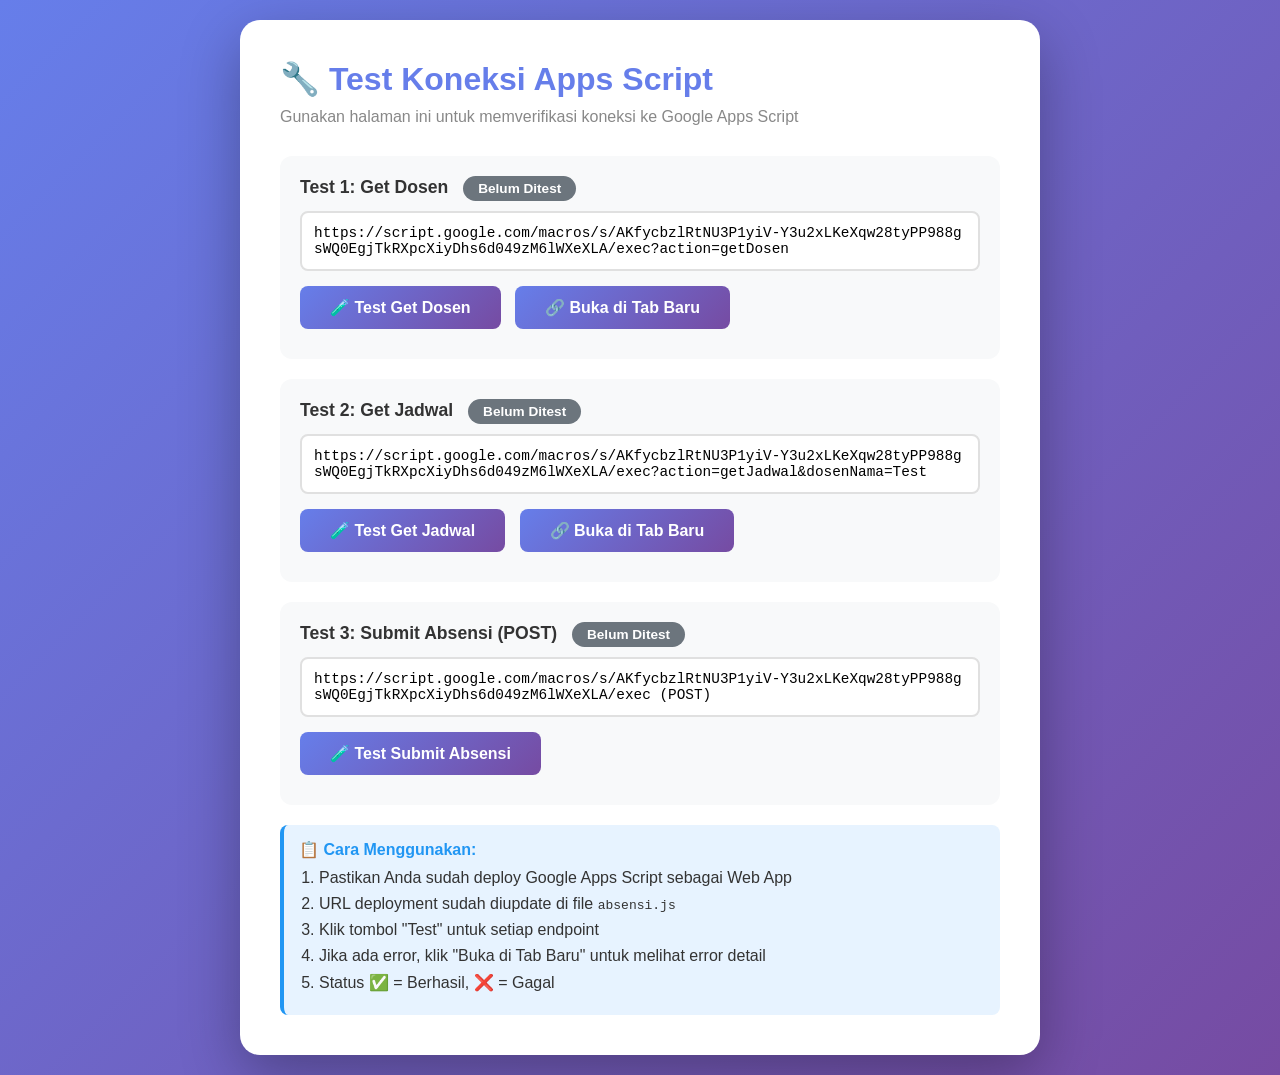
<file: test-connection.html>
<!DOCTYPE html>
<html lang="id">

<head>
    <meta charset="UTF-8">
    <meta name="viewport" content="width=device-width, initial-scale=1.0">
    <title>Test Koneksi Google Apps Script</title>
    <style>
        * {
            margin: 0;
            padding: 0;
            box-sizing: border-box;
        }

        body {
            font-family: 'Segoe UI', Tahoma, Geneva, Verdana, sans-serif;
            background: linear-gradient(135deg, #667eea 0%, #764ba2 100%);
            min-height: 100vh;
            display: flex;
            align-items: center;
            justify-content: center;
            padding: 20px;
        }

        .container {
            background: white;
            border-radius: 20px;
            padding: 40px;
            max-width: 800px;
            width: 100%;
            box-shadow: 0 20px 60px rgba(0, 0, 0, 0.3);
        }

        h1 {
            color: #667eea;
            margin-bottom: 10px;
            font-size: 2rem;
        }

        .subtitle {
            color: #888;
            margin-bottom: 30px;
        }

        .test-section {
            background: #f8f9fa;
            border-radius: 12px;
            padding: 20px;
            margin-bottom: 20px;
        }

        .test-title {
            font-weight: 600;
            color: #333;
            margin-bottom: 10px;
            font-size: 1.1rem;
        }

        .url-display {
            background: white;
            padding: 12px;
            border-radius: 8px;
            border: 2px solid #e0e0e0;
            font-family: 'Courier New', monospace;
            font-size: 0.9rem;
            word-break: break-all;
            margin-bottom: 15px;
        }

        button {
            background: linear-gradient(135deg, #667eea 0%, #764ba2 100%);
            color: white;
            border: none;
            padding: 12px 30px;
            border-radius: 8px;
            font-size: 1rem;
            font-weight: 600;
            cursor: pointer;
            transition: all 0.3s ease;
            margin-right: 10px;
            margin-bottom: 10px;
        }

        button:hover {
            transform: translateY(-2px);
            box-shadow: 0 5px 20px rgba(102, 126, 234, 0.4);
        }

        button:disabled {
            opacity: 0.5;
            cursor: not-allowed;
            transform: none;
        }

        .result {
            margin-top: 15px;
            padding: 15px;
            border-radius: 8px;
            font-family: 'Courier New', monospace;
            font-size: 0.85rem;
            white-space: pre-wrap;
            word-break: break-all;
            max-height: 300px;
            overflow-y: auto;
        }

        .result.success {
            background: #d4edda;
            border: 2px solid #28a745;
            color: #155724;
        }

        .result.error {
            background: #f8d7da;
            border: 2px solid #dc3545;
            color: #721c24;
        }

        .result.loading {
            background: #fff3cd;
            border: 2px solid #ffc107;
            color: #856404;
        }

        .status-badge {
            display: inline-block;
            padding: 5px 15px;
            border-radius: 20px;
            font-size: 0.85rem;
            font-weight: 600;
            margin-left: 10px;
        }

        .status-badge.success {
            background: #28a745;
            color: white;
        }

        .status-badge.error {
            background: #dc3545;
            color: white;
        }

        .status-badge.pending {
            background: #6c757d;
            color: white;
        }

        .instructions {
            background: #e7f3ff;
            border-left: 4px solid #2196F3;
            padding: 15px;
            margin-top: 20px;
            border-radius: 8px;
        }

        .instructions h3 {
            color: #2196F3;
            margin-bottom: 10px;
            font-size: 1rem;
        }

        .instructions ol {
            margin-left: 20px;
        }

        .instructions li {
            margin-bottom: 8px;
            color: #333;
        }

        .spinner {
            border: 3px solid #f3f3f3;
            border-top: 3px solid #667eea;
            border-radius: 50%;
            width: 20px;
            height: 20px;
            animation: spin 1s linear infinite;
            display: inline-block;
            margin-right: 10px;
        }

        @keyframes spin {
            0% {
                transform: rotate(0deg);
            }

            100% {
                transform: rotate(360deg);
            }
        }
    </style>
</head>

<body>
    <div class="container">
        <h1>🔧 Test Koneksi Apps Script</h1>
        <p class="subtitle">Gunakan halaman ini untuk memverifikasi koneksi ke Google Apps Script</p>

        <!-- Test 1: Get Dosen -->
        <div class="test-section">
            <div class="test-title">
                Test 1: Get Dosen
                <span class="status-badge pending" id="status1">Belum Ditest</span>
            </div>
            <div class="url-display" id="url1">Loading...</div>
            <button onclick="testGetDosen()">🧪 Test Get Dosen</button>
            <button onclick="openInNewTab('url1')">🔗 Buka di Tab Baru</button>
            <div id="result1"></div>
        </div>

        <!-- Test 2: Get Jadwal -->
        <div class="test-section">
            <div class="test-title">
                Test 2: Get Jadwal
                <span class="status-badge pending" id="status2">Belum Ditest</span>
            </div>
            <div class="url-display" id="url2">Loading...</div>
            <button onclick="testGetJadwal()">🧪 Test Get Jadwal</button>
            <button onclick="openInNewTab('url2')">🔗 Buka di Tab Baru</button>
            <div id="result2"></div>
        </div>

        <!-- Test 3: Submit Absensi -->
        <div class="test-section">
            <div class="test-title">
                Test 3: Submit Absensi (POST)
                <span class="status-badge pending" id="status3">Belum Ditest</span>
            </div>
            <div class="url-display" id="url3">Loading...</div>
            <button onclick="testSubmitAbsensi()">🧪 Test Submit Absensi</button>
            <div id="result3"></div>
        </div>

        <!-- Instructions -->
        <div class="instructions">
            <h3>📋 Cara Menggunakan:</h3>
            <ol>
                <li>Pastikan Anda sudah deploy Google Apps Script sebagai Web App</li>
                <li>URL deployment sudah diupdate di file <code>absensi.js</code></li>
                <li>Klik tombol "Test" untuk setiap endpoint</li>
                <li>Jika ada error, klik "Buka di Tab Baru" untuk melihat error detail</li>
                <li>Status ✅ = Berhasil, ❌ = Gagal</li>
            </ol>
        </div>
    </div>

    <script>
        // URL dari absensi.js
        const GOOGLE_SCRIPT_URL = 'https://script.google.com/macros/s/AKfycbzlRtNU3P1yiV-Y3u2xLKeXqw28tyPP988gsWQ0EgjTkRXpcXiyDhs6d049zM6lWXeXLA/exec';

        // Initialize URLs
        document.addEventListener('DOMContentLoaded', function () {
            document.getElementById('url1').textContent = `${GOOGLE_SCRIPT_URL}?action=getDosen`;
            document.getElementById('url2').textContent = `${GOOGLE_SCRIPT_URL}?action=getJadwal&dosenNama=Test`;
            document.getElementById('url3').textContent = `${GOOGLE_SCRIPT_URL} (POST)`;
        });

        // Test Get Dosen
        async function testGetDosen() {
            const resultEl = document.getElementById('result1');
            const statusEl = document.getElementById('status1');

            resultEl.className = 'result loading';
            resultEl.innerHTML = '<div class="spinner"></div>Mengirim request...';
            statusEl.className = 'status-badge pending';
            statusEl.textContent = 'Testing...';

            try {
                const response = await fetch(`${GOOGLE_SCRIPT_URL}?action=getDosen`);
                const result = await response.json();

                if (result.success) {
                    resultEl.className = 'result success';
                    resultEl.textContent = '✅ BERHASIL!\n\n' + JSON.stringify(result, null, 2);
                    statusEl.className = 'status-badge success';
                    statusEl.textContent = '✅ Berhasil';
                } else {
                    resultEl.className = 'result error';
                    resultEl.textContent = '❌ ERROR!\n\n' + JSON.stringify(result, null, 2);
                    statusEl.className = 'status-badge error';
                    statusEl.textContent = '❌ Gagal';
                }
            } catch (error) {
                resultEl.className = 'result error';
                resultEl.textContent = `❌ NETWORK ERROR!\n\nError: ${error.message}\n\nKemungkinan penyebab:\n1. URL deployment salah\n2. Apps Script belum di-deploy\n3. Deployment tidak memiliki akses "Anyone"\n4. Browser memblokir request (CORS)`;
                statusEl.className = 'status-badge error';
                statusEl.textContent = '❌ Gagal';
            }
        }

        // Test Get Jadwal
        async function testGetJadwal() {
            const resultEl = document.getElementById('result2');
            const statusEl = document.getElementById('status2');

            resultEl.className = 'result loading';
            resultEl.innerHTML = '<div class="spinner"></div>Mengirim request...';
            statusEl.className = 'status-badge pending';
            statusEl.textContent = 'Testing...';

            try {
                const response = await fetch(`${GOOGLE_SCRIPT_URL}?action=getJadwal&dosenNama=Test`);
                const result = await response.json();

                if (result.success !== undefined) {
                    resultEl.className = 'result success';
                    resultEl.textContent = '✅ BERHASIL!\n\n' + JSON.stringify(result, null, 2);
                    statusEl.className = 'status-badge success';
                    statusEl.textContent = '✅ Berhasil';
                } else {
                    resultEl.className = 'result error';
                    resultEl.textContent = '❌ ERROR!\n\n' + JSON.stringify(result, null, 2);
                    statusEl.className = 'status-badge error';
                    statusEl.textContent = '❌ Gagal';
                }
            } catch (error) {
                resultEl.className = 'result error';
                resultEl.textContent = `❌ NETWORK ERROR!\n\nError: ${error.message}`;
                statusEl.className = 'status-badge error';
                statusEl.textContent = '❌ Gagal';
            }
        }

        // Test Submit Absensi
        async function testSubmitAbsensi() {
            const resultEl = document.getElementById('result3');
            const statusEl = document.getElementById('status3');

            resultEl.className = 'result loading';
            resultEl.innerHTML = '<div class="spinner"></div>Mengirim request POST...';
            statusEl.className = 'status-badge pending';
            statusEl.textContent = 'Testing...';

            const testData = {
                namaDosen: 'Test Dosen',
                matakuliahKelas: 'Test Matkul - A',
                pertemuan: '1',
                status: 'Hadir',
                tanggal: '2026-01-05',
                jamMulai: '08:00',
                jamSelesai: '10:00',
                jam: '08:00 - 10:00'
            };

            try {
                // Menggunakan application/x-www-form-urlencoded untuk menghindari preflight OPTIONS yang sering bermasalah di GAS
                const params = new URLSearchParams();
                params.append('action', 'submitAbsensi');
                params.append('data', JSON.stringify(testData));

                const response = await fetch(GOOGLE_SCRIPT_URL, {
                    method: 'POST',
                    body: params
                    // Content-Type otomatis diset oleh fetch saat body adalah URLSearchParams
                });

                const result = await response.json();

                if (result.success) {
                    resultEl.className = 'result success';
                    resultEl.textContent = '✅ BERHASIL!\n\nData test berhasil dikirim!\n\n' + JSON.stringify(result, null, 2);
                    statusEl.className = 'status-badge success';
                    statusEl.textContent = '✅ Berhasil';
                } else {
                    resultEl.className = 'result error';
                    resultEl.textContent = '❌ ERROR!\n\n' + JSON.stringify(result, null, 2);
                    statusEl.className = 'status-badge error';
                    statusEl.textContent = '❌ Gagal';
                }
            } catch (error) {
                resultEl.className = 'result error';
                resultEl.textContent = `❌ NETWORK ERROR!\n\nError: ${error.message}\n\nKemungkinan penyebab:\n1. Apps Script belum di-deploy ulang setelah update kode (PASTIKAN New Deployment)\n2. Deployment tidak memiliki akses "Anyone"\n3. Browser memblokir request (CORS)\n\nTips: Coba deploy ulang dengan "New Deployment" dan pastikan "Who has access" = "Anyone".`;
                statusEl.className = 'status-badge error';
                statusEl.textContent = '❌ Gagal';
            }
        }

        // Open URL in new tab
        function openInNewTab(urlElementId) {
            const url = document.getElementById(urlElementId).textContent;
            if (url && !url.includes('POST')) {
                window.open(url, '_blank');
            } else {
                alert('POST request tidak bisa dibuka di tab baru. Gunakan tombol Test.');
            }
        }
    </script>
</body>

</html>
</file>
<file: style.css>
* {
    margin: 0;
    padding: 0;
    box-sizing: border-box;
}

body {
    font-family: 'Segoe UI', Tahoma, Geneva, Verdana, sans-serif;
    background: linear-gradient(135deg, #667eea 0%, #764ba2 100%);
    min-height: 100vh;
    padding: 20px;
}

.container {
    max-width: 900px;
    margin: 0 auto;
    background: white;
    border-radius: 20px;
    box-shadow: 0 20px 60px rgba(0, 0, 0, 0.3);
    overflow: hidden;
}

header {
    background: linear-gradient(135deg, #667eea 0%, #764ba2 100%);
    color: white;
    padding: 30px;
    text-align: center;
}

header h1 {
    font-size: 2em;
    font-weight: 600;
}

/* Step Indicator */
.step-indicator {
    display: flex;
    justify-content: space-between;
    padding: 30px 40px;
    background: #f8f9fa;
    border-bottom: 2px solid #e9ecef;
}

.step {
    flex: 1;
    display: flex;
    flex-direction: column;
    align-items: center;
    position: relative;
}

.step::after {
    content: '';
    position: absolute;
    top: 20px;
    left: 60%;
    width: 80%;
    height: 2px;
    background: #ddd;
    z-index: 0;
}

.step:last-child::after {
    display: none;
}

.step.active::after {
    background: #667eea;
}

.step-number {
    width: 40px;
    height: 40px;
    border-radius: 50%;
    background: #ddd;
    color: white;
    display: flex;
    align-items: center;
    justify-content: center;
    font-weight: bold;
    margin-bottom: 10px;
    position: relative;
    z-index: 1;
}

.step.active .step-number {
    background: #667eea;
    box-shadow: 0 4px 10px rgba(102, 126, 234, 0.4);
}

.step-label {
    font-size: 0.9em;
    color: #666;
    text-align: center;
}

.step.active .step-label {
    color: #667eea;
    font-weight: 600;
}

/* Step Containers */
.step-container {
    padding: 40px;
    display: none;
}

.step-container.active {
    display: block;
}

.step-container h2 {
    color: #333;
    margin-bottom: 25px;
    font-size: 1.8em;
}

/* Search Box */
.search-box {
    margin-bottom: 25px;
}

.search-box input {
    width: 100%;
    padding: 15px 20px;
    font-size: 1em;
    border: 2px solid #e9ecef;
    border-radius: 10px;
    transition: all 0.3s;
}

.search-box input:focus {
    outline: none;
    border-color: #667eea;
    box-shadow: 0 0 0 3px rgba(102, 126, 234, 0.1);
}

/* Dosen List */
.dosen-list {
    display: grid;
    gap: 15px;
}

.dosen-item {
    padding: 20px;
    background: #f8f9fa;
    border: 2px solid #e9ecef;
    border-radius: 10px;
    cursor: pointer;
    transition: all 0.3s;
}

.dosen-item:hover {
    background: #e9ecef;
    border-color: #667eea;
    transform: translateY(-2px);
    box-shadow: 0 4px 10px rgba(0, 0, 0, 0.1);
}

.dosen-item strong {
    color: #667eea;
    font-size: 1.1em;
}

/* Selected Dosen Info */
.selected-dosen {
    display: flex;
    justify-content: space-between;
    align-items: center;
    padding: 15px 20px;
    background: #f8f9fa;
    border-radius: 10px;
    margin-bottom: 25px;
}

.selected-info {
    padding: 20px;
    background: #f8f9fa;
    border-radius: 10px;
    margin-bottom: 25px;
}

.info-item {
    margin-bottom: 10px;
    display: flex;
    align-items: center;
}

.info-item .label {
    font-weight: 600;
    color: #666;
    margin-right: 10px;
    min-width: 120px;
}

.btn-back {
    padding: 8px 16px;
    background: #6c757d;
    color: white;
    border: none;
    border-radius: 5px;
    cursor: pointer;
    font-size: 0.9em;
    transition: all 0.3s;
}

.btn-back:hover {
    background: #5a6268;
}

/* Jadwal List */
.jadwal-list {
    display: grid;
    gap: 15px;
}

.jadwal-item {
    padding: 20px;
    background: #f8f9fa;
    border: 2px solid #e9ecef;
    border-radius: 10px;
    cursor: pointer;
    transition: all 0.3s;
}

.jadwal-item:hover {
    background: #e9ecef;
    border-color: #667eea;
    transform: translateY(-2px);
    box-shadow: 0 4px 10px rgba(0, 0, 0, 0.1);
}

.jadwal-item .matkul {
    font-size: 1.1em;
    font-weight: 600;
    color: #333;
    margin-bottom: 8px;
}

.jadwal-item .ketua {
    font-size: 0.9em;
    color: #666;
}

/* Card Selection */
.card-selection {
    margin-top: 10px;
}

.card-grid {
    display: grid;
    grid-template-columns: repeat(auto-fill, minmax(80px, 1fr));
    gap: 12px;
    margin-bottom: 10px;
}

.selection-card {
    background: #f8f9fa;
    border: 2px solid #e9ecef;
    border-radius: 10px;
    padding: 15px;
    text-align: center;
    cursor: pointer;
    transition: all 0.3s;
    position: relative;
}

.selection-card:hover:not(.disabled) {
    background: #e9ecef;
    border-color: #667eea;
    transform: translateY(-2px);
    box-shadow: 0 4px 10px rgba(0, 0, 0, 0.1);
}

.selection-card.selected {
    background: #667eea;
    border-color: #667eea;
    color: white;
}

.selection-card.selected .card-label {
    color: white;
    font-weight: 600;
}

.selection-card.disabled {
    background: #f0f0f0;
    border-color: #ddd;
    cursor: not-allowed;
    opacity: 0.6;
    position: relative;
}

.selection-card.disabled::after {
    content: '✓ Sudah Terisi';
    position: absolute;
    top: 50%;
    left: 50%;
    transform: translate(-50%, -50%);
    background: rgba(220, 53, 69, 0.9);
    color: white;
    padding: 4px 8px;
    border-radius: 5px;
    font-size: 0.75em;
    font-weight: 600;
    white-space: nowrap;
    z-index: 1;
}

.card-content {
    display: flex;
    flex-direction: column;
    align-items: center;
    gap: 8px;
}

.card-icon {
    font-size: 1.5em;
}

.card-label {
    font-size: 0.9em;
    font-weight: 500;
    color: #333;
}

.status-message {
    margin-top: 10px;
    padding: 10px;
    background: #fff3cd;
    border: 1px solid #ffc107;
    border-radius: 5px;
    color: #856404;
    font-size: 0.9em;
}

/* Form */
.form-group {
    margin-bottom: 25px;
}

.form-group label {
    display: block;
    margin-bottom: 8px;
    color: #333;
    font-weight: 600;
}

.form-group input,
.form-group textarea {
    width: 100%;
    padding: 12px 15px;
    font-size: 1em;
    border: 2px solid #e9ecef;
    border-radius: 8px;
    font-family: inherit;
    transition: all 0.3s;
}

.form-group input:focus,
.form-group textarea:focus {
    outline: none;
    border-color: #667eea;
    box-shadow: 0 0 0 3px rgba(102, 126, 234, 0.1);
}

.form-group input[readonly] {
    background: #f8f9fa;
    cursor: not-allowed;
}

.form-group textarea {
    resize: vertical;
}

.form-actions {
    display: flex;
    gap: 15px;
    justify-content: flex-end;
    margin-top: 30px;
}

.btn-primary,
.btn-secondary {
    padding: 12px 30px;
    font-size: 1em;
    border: none;
    border-radius: 8px;
    cursor: pointer;
    font-weight: 600;
    transition: all 0.3s;
}

.btn-primary {
    background: #667eea;
    color: white;
}

.btn-primary:hover {
    background: #5568d3;
    transform: translateY(-2px);
    box-shadow: 0 4px 10px rgba(102, 126, 234, 0.4);
}

.btn-primary:disabled {
    background: #ccc;
    cursor: not-allowed;
    transform: none;
}

.btn-secondary {
    background: #6c757d;
    color: white;
}

.btn-secondary:hover {
    background: #5a6268;
}

/* Loading */
.loading {
    text-align: center;
    padding: 30px;
    color: #667eea;
    font-weight: 600;
    font-size: 1.1em;
    background: #f8f9fa;
    border-radius: 10px;
    border: 2px solid #e9ecef;
    position: relative;
    display: flex;
    flex-direction: column;
    align-items: center;
    justify-content: center;
    gap: 15px;
    animation: pulse 2s ease-in-out infinite;
}

.loading::before {
    content: '';
    width: 40px;
    height: 40px;
    border: 4px solid #e9ecef;
    border-top-color: #667eea;
    border-radius: 50%;
    animation: spin 1s linear infinite;
    flex-shrink: 0;
}

@keyframes spin {
    to {
        transform: rotate(360deg);
    }
}

@keyframes pulse {
    0%, 100% {
        opacity: 1;
    }
    50% {
        opacity: 0.7;
    }
}

/* Messages */
.success-message,
.error-message {
    padding: 15px 20px;
    border-radius: 8px;
    margin-top: 20px;
}

.success-message {
    background: #d4edda;
    color: #155724;
    border: 1px solid #c3e6cb;
}

.error-message {
    background: #f8d7da;
    color: #721c24;
    border: 1px solid #f5c6cb;
}

/* Responsive */
@media (max-width: 768px) {
    .container {
        margin: 10px;
        border-radius: 15px;
    }

    header h1 {
        font-size: 1.5em;
    }

    .step-indicator {
        padding: 20px 20px;
    }

    .step-label {
        font-size: 0.8em;
    }

    .step-container {
        padding: 25px;
    }

    .selected-dosen {
        flex-direction: column;
        align-items: flex-start;
        gap: 10px;
    }

    .form-actions {
        flex-direction: column;
    }

    .btn-primary,
    .btn-secondary {
        width: 100%;
    }
}
</file>
